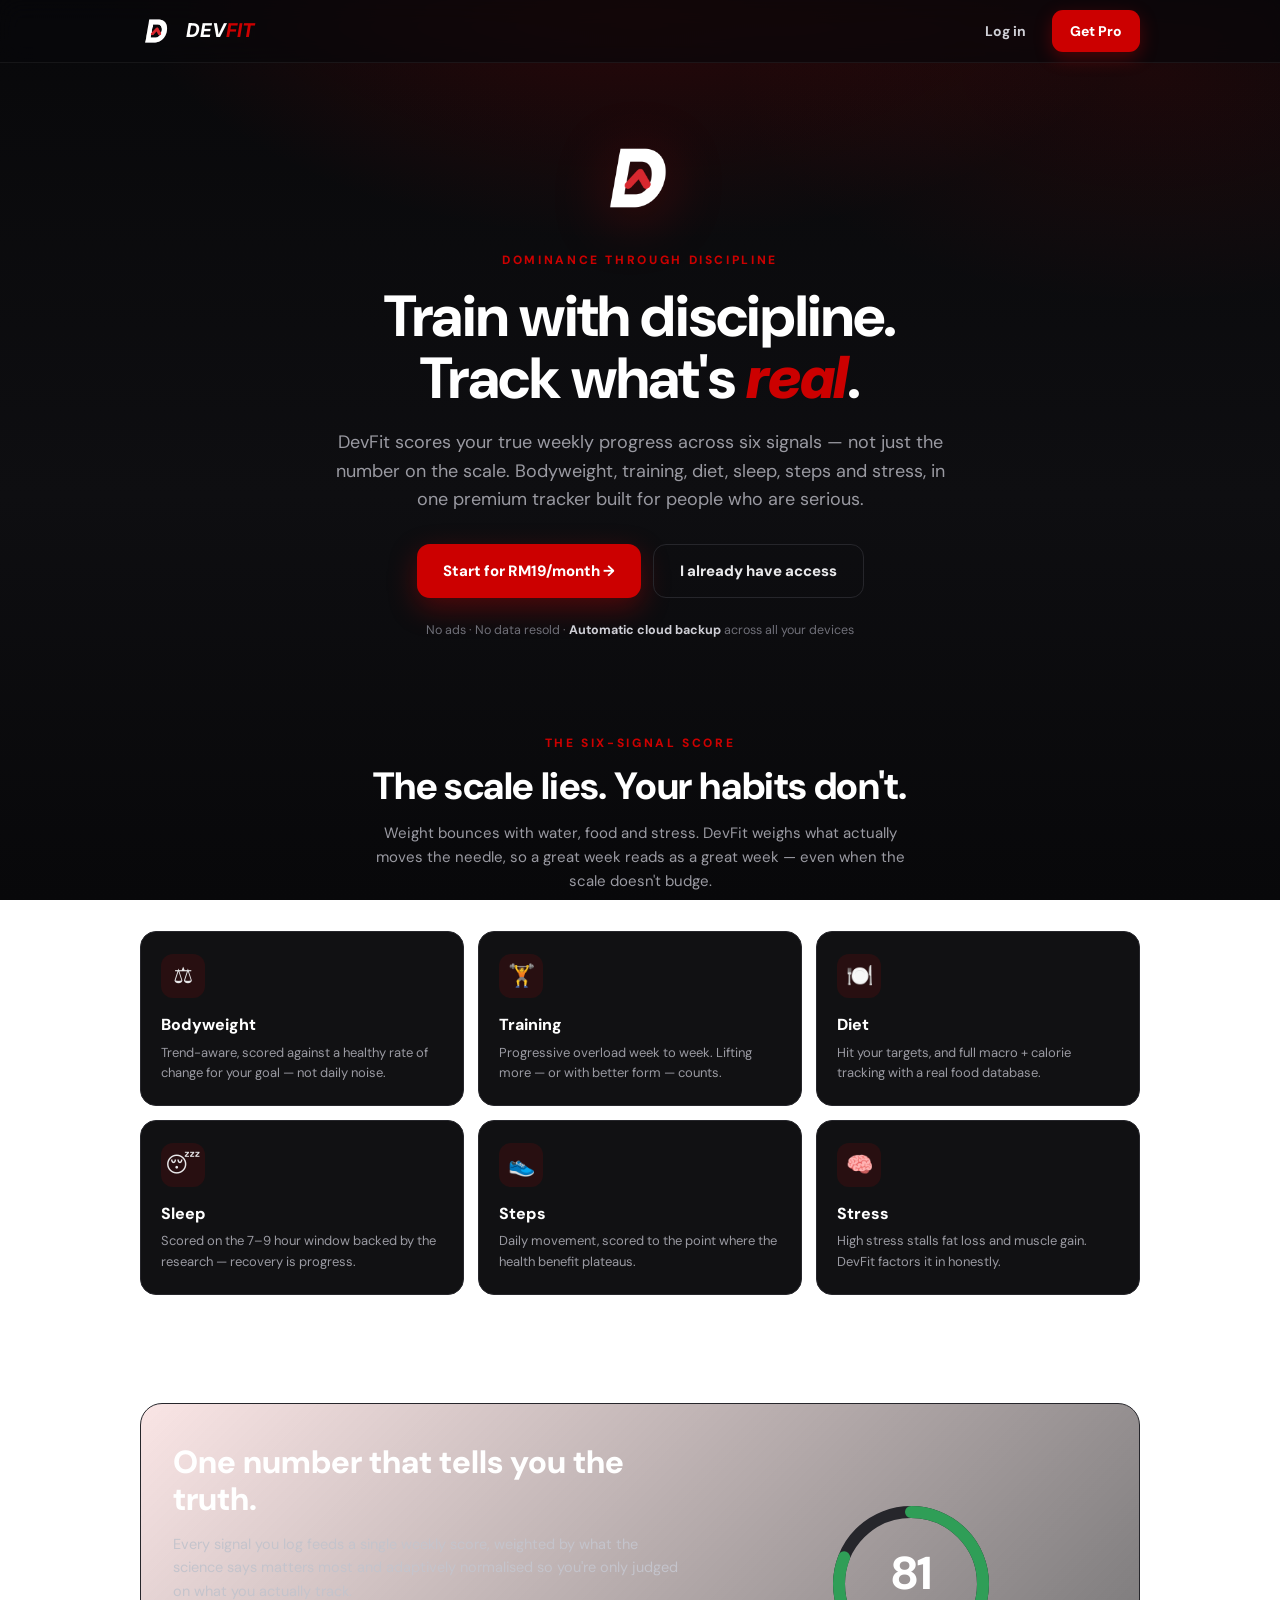
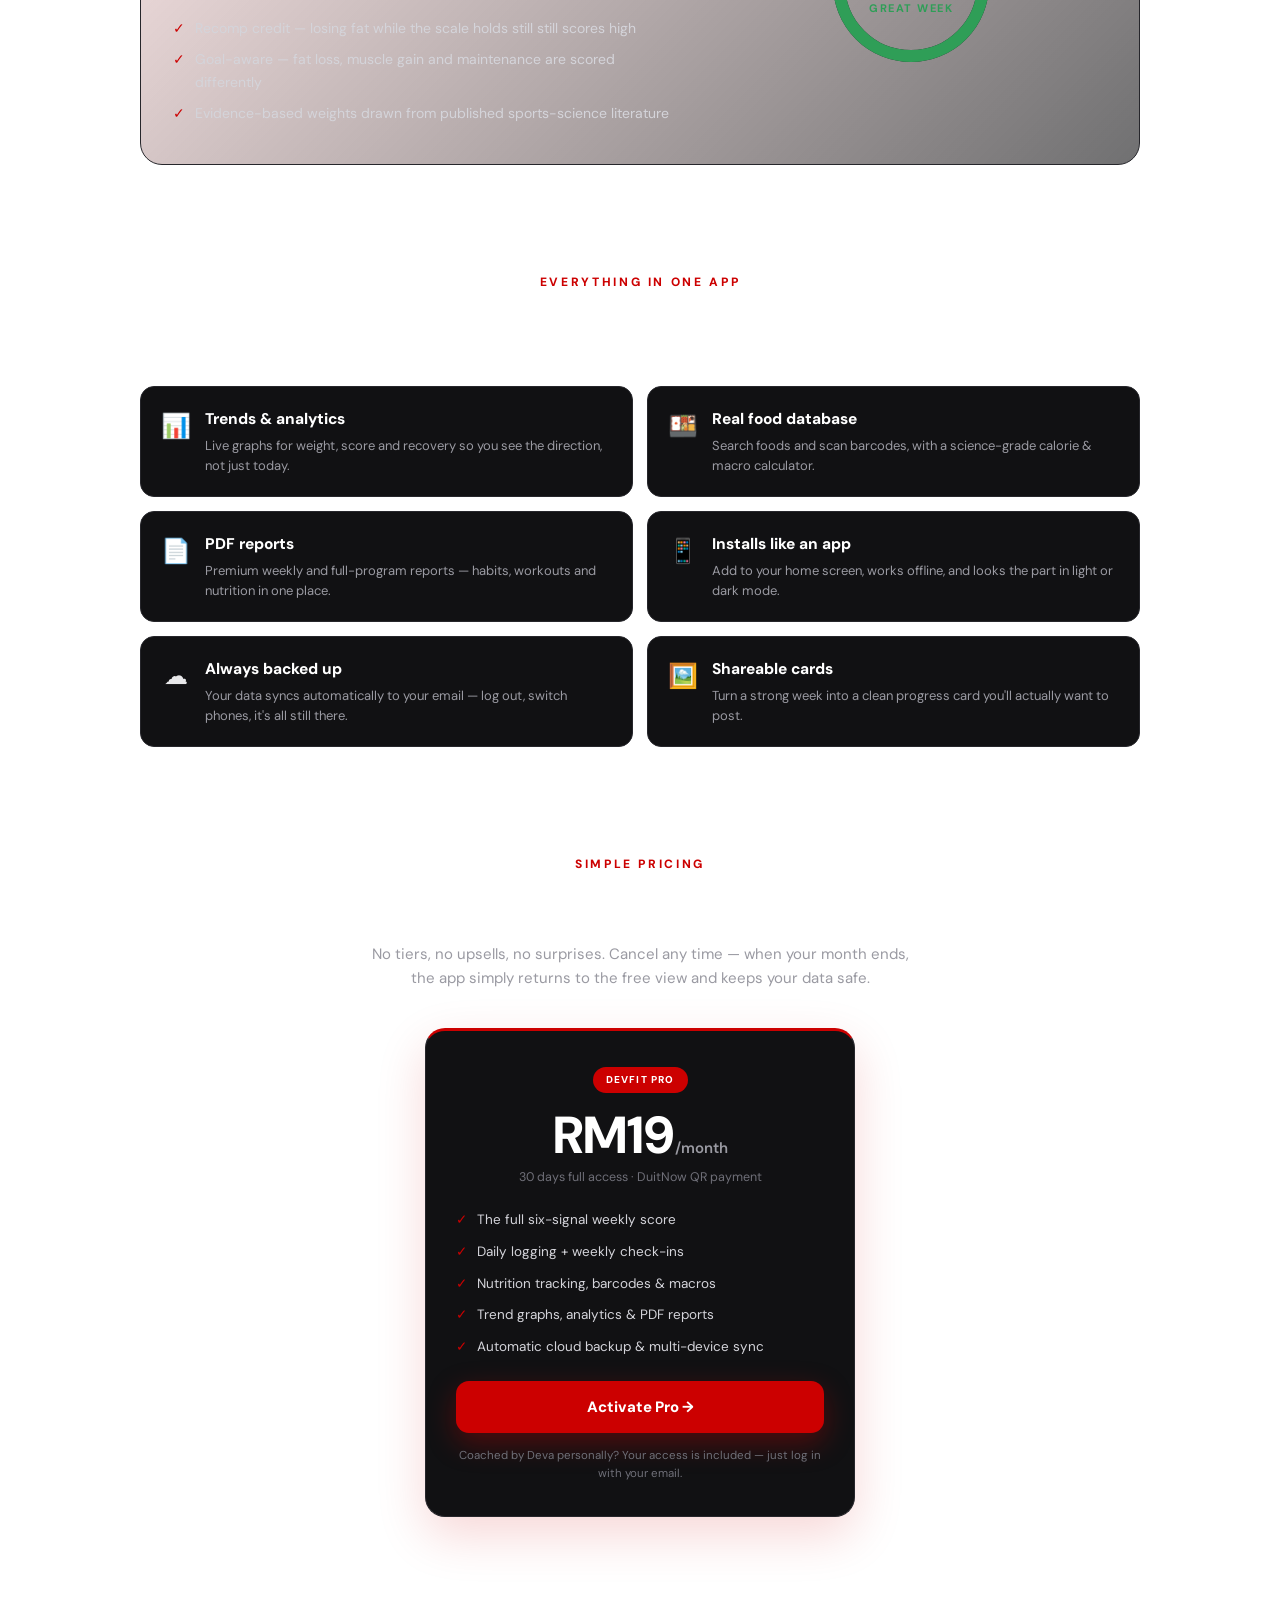
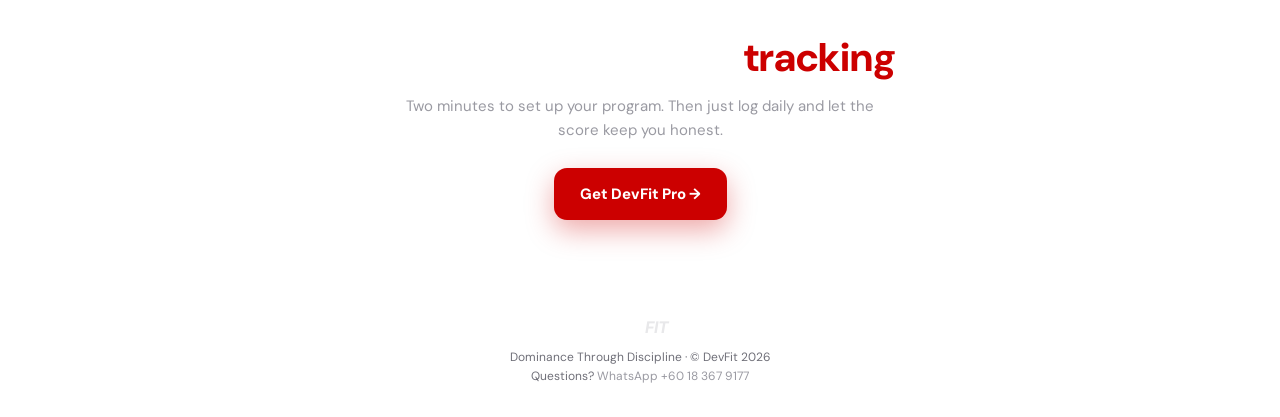
<file: landing.html>
<!DOCTYPE html>
<html lang="en">
<head>
<meta charset="UTF-8">
<meta name="viewport" content="width=device-width, initial-scale=1.0">
<title>DevFit — Train with discipline. Track what's real.</title>
<meta name="description" content="DevFit is a premium fitness tracker that scores your real weekly progress — bodyweight, training, diet, sleep, steps and stress — not just the number on the scale. Built for discipline.">
<link href="https://fonts.googleapis.com/css2?family=DM+Sans:wght@400;500;600;700;800&family=Inter:ital,wght@1,700;1,800&display=swap" rel="stylesheet">
<link rel="icon" type="image/png" href="emblem-dark.png">
<meta name="theme-color" content="#0a0a0c">
<!-- Open Graph -->
<meta property="og:title" content="DevFit — Dominance Through Discipline">
<meta property="og:description" content="A premium tracker that scores your real progress across six signals, not just bodyweight. RM19/month.">
<meta property="og:image" content="emblem-dark.png">
<meta property="og:type" content="website">
<style>
  *,*::before,*::after{box-sizing:border-box;margin:0;padding:0}
  :root{--red:#cc0000;--red2:#ff4444;--ink:#08080a;--card:#111113;--line:#26262b;--mut:#9a9aa2}
  html{scroll-behavior:smooth}
  body{
    font-family:'DM Sans',system-ui,sans-serif;color:#e8e8ea;line-height:1.6;overflow-x:hidden;
    background:
      radial-gradient(900px 520px at 50% -8%, rgba(204,0,0,0.22), transparent 60%),
      radial-gradient(760px 420px at 90% 8%, rgba(204,0,0,0.10), transparent 55%),
      linear-gradient(180deg,#08080a 0%,#0e0e11 55%,#08080a 100%);
    background-attachment:fixed;
  }
  .wrap{max-width:1040px;margin:0 auto;padding:0 20px}
  .italic{font-family:'Inter',system-ui,sans-serif;font-style:italic;font-weight:700;letter-spacing:.005em}
  .red{color:var(--red)}

  /* NAV */
  .nav{position:sticky;top:0;z-index:50;backdrop-filter:saturate(140%) blur(12px);-webkit-backdrop-filter:saturate(140%) blur(12px);
    background:rgba(8,8,10,0.72);border-bottom:1px solid rgba(255,255,255,0.06)}
  .nav-in{display:flex;align-items:center;gap:12px;height:62px}
  .nav img{width:34px;height:34px;object-fit:contain}
  .nav .brand{font-size:19px}
  .nav .brand .d{color:#fff}.nav .brand .f{color:var(--red)}
  .nav .sp{flex:1}
  .nav a.login{font-size:14px;font-weight:700;color:#cfcfd6;text-decoration:none;padding:9px 14px;border-radius:10px;transition:.15s}
  .nav a.login:hover{color:#fff;background:rgba(255,255,255,0.06)}
  .nav a.cta{font-size:14px;font-weight:800;color:#fff;text-decoration:none;background:var(--red);padding:10px 18px;border-radius:11px;box-shadow:0 6px 18px rgba(204,0,0,0.32);transition:.15s}
  .nav a.cta:hover{background:#b80000;transform:translateY(-1px)}

  /* HERO */
  .hero{text-align:center;padding:72px 0 40px}
  .hero .emblem{width:86px;height:86px;object-fit:contain;margin-bottom:22px;filter:drop-shadow(0 10px 28px rgba(204,0,0,0.35))}
  .eyebrow{font-size:12px;font-weight:800;letter-spacing:.22em;text-transform:uppercase;color:var(--red);margin-bottom:16px}
  .hero h1{font-size:clamp(34px,6vw,58px);font-weight:800;color:#fff;line-height:1.06;letter-spacing:-.02em;margin-bottom:18px}
  .hero h1 .ital{font-family:'Inter',system-ui,sans-serif;font-style:italic;font-weight:800}
  .hero p{font-size:clamp(15px,2.4vw,18px);color:var(--mut);max-width:620px;margin:0 auto 30px}
  .hero .actions{display:flex;gap:12px;justify-content:center;flex-wrap:wrap}
  .btn{display:inline-flex;align-items:center;gap:8px;font-family:'DM Sans',sans-serif;font-size:15px;font-weight:800;text-decoration:none;padding:14px 26px;border-radius:13px;transition:.16s;cursor:pointer;border:none}
  .btn-primary{background:var(--red);color:#fff;box-shadow:0 10px 28px rgba(204,0,0,0.34)}
  .btn-primary:hover{background:#b80000;transform:translateY(-2px)}
  .btn-ghost{background:transparent;color:#e8e8ea;border:1.5px solid var(--line)}
  .btn-ghost:hover{border-color:#444;color:#fff}
  .hero .trust{margin-top:22px;font-size:12.5px;color:#6f6f78}
  .hero .trust b{color:#cfcfd6}

  /* SECTION */
  section{padding:54px 0}
  .sec-head{text-align:center;margin-bottom:38px}
  .sec-head .eyebrow{margin-bottom:12px}
  .sec-head h2{font-size:clamp(26px,4.4vw,38px);font-weight:800;color:#fff;line-height:1.15;letter-spacing:-.01em}
  .sec-head p{font-size:15px;color:var(--mut);max-width:560px;margin:12px auto 0}

  /* SIX-SIGNAL */
  .signals{display:grid;grid-template-columns:repeat(3,1fr);gap:14px}
  .signal{background:var(--card);border:1px solid var(--line);border-radius:16px;padding:22px 20px;transition:.18s}
  .signal:hover{border-color:rgba(204,0,0,0.45);transform:translateY(-3px)}
  .signal .ic{width:44px;height:44px;border-radius:12px;display:flex;align-items:center;justify-content:center;font-size:22px;background:rgba(204,0,0,0.12);margin-bottom:14px}
  .signal h3{font-size:16px;font-weight:800;color:#fff;margin-bottom:5px}
  .signal p{font-size:13px;color:var(--mut);line-height:1.55}

  /* SCORE FEATURE */
  .score-feat{background:linear-gradient(135deg,rgba(204,0,0,0.10),rgba(17,17,19,0.6));border:1px solid var(--line);border-radius:22px;padding:40px 32px;display:grid;grid-template-columns:1.3fr 1fr;gap:34px;align-items:center}
  .score-feat h2{font-size:clamp(24px,3.6vw,32px);font-weight:800;color:#fff;line-height:1.18;margin-bottom:14px}
  .score-feat p{font-size:14.5px;color:#c4c4cc;margin-bottom:14px}
  .score-feat ul{list-style:none;display:flex;flex-direction:column;gap:9px}
  .score-feat li{font-size:14px;color:#d4d4da;display:flex;gap:10px;align-items:flex-start}
  .score-feat li::before{content:"✓";color:var(--red);font-weight:800;flex-shrink:0}
  .score-ring{display:flex;flex-direction:column;align-items:center;justify-content:center;gap:10px}
  .ring-wrap{position:relative;width:170px;height:170px}
  .ring-num{position:absolute;inset:0;display:flex;flex-direction:column;align-items:center;justify-content:center}
  .ring-num b{font-size:46px;font-weight:800;color:#fff;line-height:1}
  .ring-num span{font-size:11px;font-weight:700;letter-spacing:.14em;text-transform:uppercase;color:#2f9e57;margin-top:4px}

  /* FEATURE LIST */
  .feats{display:grid;grid-template-columns:repeat(2,1fr);gap:14px}
  .feat{background:var(--card);border:1px solid var(--line);border-radius:14px;padding:20px;display:flex;gap:14px}
  .feat .ic{font-size:24px;flex-shrink:0;width:30px;text-align:center}
  .feat h3{font-size:15.5px;font-weight:800;color:#fff;margin-bottom:4px}
  .feat p{font-size:13px;color:var(--mut);line-height:1.55}

  /* PRICING */
  .price-card{max-width:430px;margin:0 auto;background:var(--card);border:1px solid var(--line);border-top:3px solid var(--red);border-radius:20px;padding:34px 30px;text-align:center;box-shadow:0 18px 50px rgba(204,0,0,0.16)}
  .price-badge{display:inline-block;background:var(--red);color:#fff;font-size:10px;font-weight:800;letter-spacing:.12em;text-transform:uppercase;padding:5px 13px;border-radius:20px;margin-bottom:16px}
  .price-amt{font-size:52px;font-weight:800;color:#fff;line-height:1}
  .price-amt small{font-size:15px;color:var(--mut);font-weight:600}
  .price-sub{font-size:12.5px;color:#6f6f78;margin:6px 0 22px}
  .price-card ul{list-style:none;text-align:left;margin-bottom:24px;display:flex;flex-direction:column;gap:10px}
  .price-card li{font-size:13.5px;color:#d4d4da;display:flex;gap:10px}
  .price-card li::before{content:"✓";color:var(--red);font-weight:800;flex-shrink:0}
  .price-card .btn{width:100%;justify-content:center}
  .price-note{font-size:11.5px;color:#6f6f78;margin-top:14px;line-height:1.5}

  /* FINAL CTA */
  .final{text-align:center;padding:64px 0}
  .final h2{font-size:clamp(26px,4.6vw,40px);font-weight:800;color:#fff;line-height:1.12;margin-bottom:14px}
  .final p{font-size:15px;color:var(--mut);max-width:480px;margin:0 auto 26px}

  /* FOOTER */
  footer{border-top:1px solid rgba(255,255,255,0.06);padding:30px 0;text-align:center}
  footer .fbrand{font-size:16px;margin-bottom:8px}
  footer .fbrand .d{color:#fff}.footer .fbrand .f{color:var(--red)}
  footer p{font-size:12px;color:#6f6f78}
  footer a{color:#9a9aa2;text-decoration:none}
  footer a:hover{color:#fff}

  @media(max-width:720px){
    .signals{grid-template-columns:1fr 1fr}
    .feats{grid-template-columns:1fr}
    .score-feat{grid-template-columns:1fr;text-align:center}
    .score-feat ul{text-align:left;max-width:340px;margin:0 auto}
    .score-feat li{justify-content:flex-start}
  }
  @media(max-width:460px){ .signals{grid-template-columns:1fr} }
</style>
</head>
<body>

<!-- NAV -->
<div class="nav"><div class="wrap nav-in">
  <img src="emblem-dark.png" alt="DevFit" onerror="this.style.display='none'">
  <div class="brand italic"><span class="d">DEV</span><span class="f">FIT</span></div>
  <div class="sp"></div>
  <a class="login" href="login.html">Log in</a>
  <a class="cta" href="pricing.html">Get Pro</a>
</div></div>

<!-- HERO -->
<header class="hero"><div class="wrap">
  <img class="emblem" src="emblem-dark.png" alt="DevFit emblem" onerror="this.style.display='none'">
  <div class="eyebrow">Dominance Through Discipline</div>
  <h1>Train with discipline.<br>Track what's <span class="ital red">real</span>.</h1>
  <p>DevFit scores your true weekly progress across six signals — not just the number on the scale. Bodyweight, training, diet, sleep, steps and stress, in one premium tracker built for people who are serious.</p>
  <div class="actions">
    <a class="btn btn-primary" href="pricing.html">Start for RM19/month →</a>
    <a class="btn btn-ghost" href="login.html">I already have access</a>
  </div>
  <div class="trust">No ads · No data resold · <b>Automatic cloud backup</b> across all your devices</div>
</div></header>

<!-- SIX SIGNALS -->
<section id="how"><div class="wrap">
  <div class="sec-head">
    <div class="eyebrow">The six-signal score</div>
    <h2>The scale lies. Your habits don't.</h2>
    <p>Weight bounces with water, food and stress. DevFit weighs what actually moves the needle, so a great week reads as a great week — even when the scale doesn't budge.</p>
  </div>
  <div class="signals">
    <div class="signal"><div class="ic">⚖️</div><h3>Bodyweight</h3><p>Trend-aware, scored against a healthy rate of change for your goal — not daily noise.</p></div>
    <div class="signal"><div class="ic">🏋️</div><h3>Training</h3><p>Progressive overload week to week. Lifting more — or with better form — counts.</p></div>
    <div class="signal"><div class="ic">🍽️</div><h3>Diet</h3><p>Hit your targets, and full macro + calorie tracking with a real food database.</p></div>
    <div class="signal"><div class="ic">😴</div><h3>Sleep</h3><p>Scored on the 7–9 hour window backed by the research — recovery is progress.</p></div>
    <div class="signal"><div class="ic">👟</div><h3>Steps</h3><p>Daily movement, scored to the point where the health benefit plateaus.</p></div>
    <div class="signal"><div class="ic">🧠</div><h3>Stress</h3><p>High stress stalls fat loss and muscle gain. DevFit factors it in honestly.</p></div>
  </div>
</div></section>

<!-- SCORE FEATURE -->
<section><div class="wrap">
  <div class="score-feat">
    <div>
      <h2>One number that tells you the truth.</h2>
      <p>Every signal you log feeds a single weekly score, weighted by what the science says matters most and adaptively normalised so you're only judged on what you actually track.</p>
      <ul>
        <li>Recomp credit — losing fat while the scale holds still still scores high</li>
        <li>Goal-aware — fat loss, muscle gain and maintenance are scored differently</li>
        <li>Evidence-based weights drawn from published sports-science literature</li>
      </ul>
    </div>
    <div class="score-ring">
      <div class="ring-wrap">
        <svg width="170" height="170" viewBox="0 0 170 170">
          <circle cx="85" cy="85" r="72" fill="none" stroke="#26262b" stroke-width="12"/>
          <circle cx="85" cy="85" r="72" fill="none" stroke="#2f9e57" stroke-width="12" stroke-linecap="round"
            stroke-dasharray="452" stroke-dashoffset="86" transform="rotate(-90 85 85)"/>
        </svg>
        <div class="ring-num"><b>81</b><span>Great week</span></div>
      </div>
    </div>
  </div>
</div></section>

<!-- FEATURES -->
<section><div class="wrap">
  <div class="sec-head">
    <div class="eyebrow">Everything in one app</div>
    <h2>Built like a paid product, because it is one.</h2>
  </div>
  <div class="feats">
    <div class="feat"><div class="ic">📊</div><div><h3>Trends &amp; analytics</h3><p>Live graphs for weight, score and recovery so you see the direction, not just today.</p></div></div>
    <div class="feat"><div class="ic">🍱</div><div><h3>Real food database</h3><p>Search foods and scan barcodes, with a science-grade calorie &amp; macro calculator.</p></div></div>
    <div class="feat"><div class="ic">📄</div><div><h3>PDF reports</h3><p>Premium weekly and full-program reports — habits, workouts and nutrition in one place.</p></div></div>
    <div class="feat"><div class="ic">📱</div><div><h3>Installs like an app</h3><p>Add to your home screen, works offline, and looks the part in light or dark mode.</p></div></div>
    <div class="feat"><div class="ic">☁️</div><div><h3>Always backed up</h3><p>Your data syncs automatically to your email — log out, switch phones, it's all still there.</p></div></div>
    <div class="feat"><div class="ic">🖼️</div><div><h3>Shareable cards</h3><p>Turn a strong week into a clean progress card you'll actually want to post.</p></div></div>
  </div>
</div></section>

<!-- PRICING -->
<section id="pricing"><div class="wrap">
  <div class="sec-head">
    <div class="eyebrow">Simple pricing</div>
    <h2>One plan. Everything unlocked.</h2>
    <p>No tiers, no upsells, no surprises. Cancel any time — when your month ends, the app simply returns to the free view and keeps your data safe.</p>
  </div>
  <div class="price-card">
    <span class="price-badge">DevFit Pro</span>
    <div class="price-amt">RM19<small>/month</small></div>
    <div class="price-sub">30 days full access · DuitNow QR payment</div>
    <ul>
      <li>The full six-signal weekly score</li>
      <li>Daily logging + weekly check-ins</li>
      <li>Nutrition tracking, barcodes &amp; macros</li>
      <li>Trend graphs, analytics &amp; PDF reports</li>
      <li>Automatic cloud backup &amp; multi-device sync</li>
    </ul>
    <a class="btn btn-primary" href="pricing.html">Activate Pro →</a>
    <div class="price-note">Coached by Deva personally? Your access is included — just log in with your email.</div>
  </div>
</div></section>

<!-- FINAL CTA -->
<section class="final"><div class="wrap">
  <h2>Stop guessing. Start <span class="ital red">tracking</span>.</h2>
  <p>Two minutes to set up your program. Then just log daily and let the score keep you honest.</p>
  <a class="btn btn-primary" href="pricing.html">Get DevFit Pro →</a>
</div></section>

<!-- FOOTER -->
<footer><div class="wrap">
  <div class="fbrand italic"><span class="d">DEV</span><span class="f">FIT</span></div>
  <p>Dominance Through Discipline · © DevFit 2026<br>
  Questions? <a href="https://wa.me/60183679177">WhatsApp +60 18 367 9177</a></p>
</div></footer>

</body>
</html>
</file>
